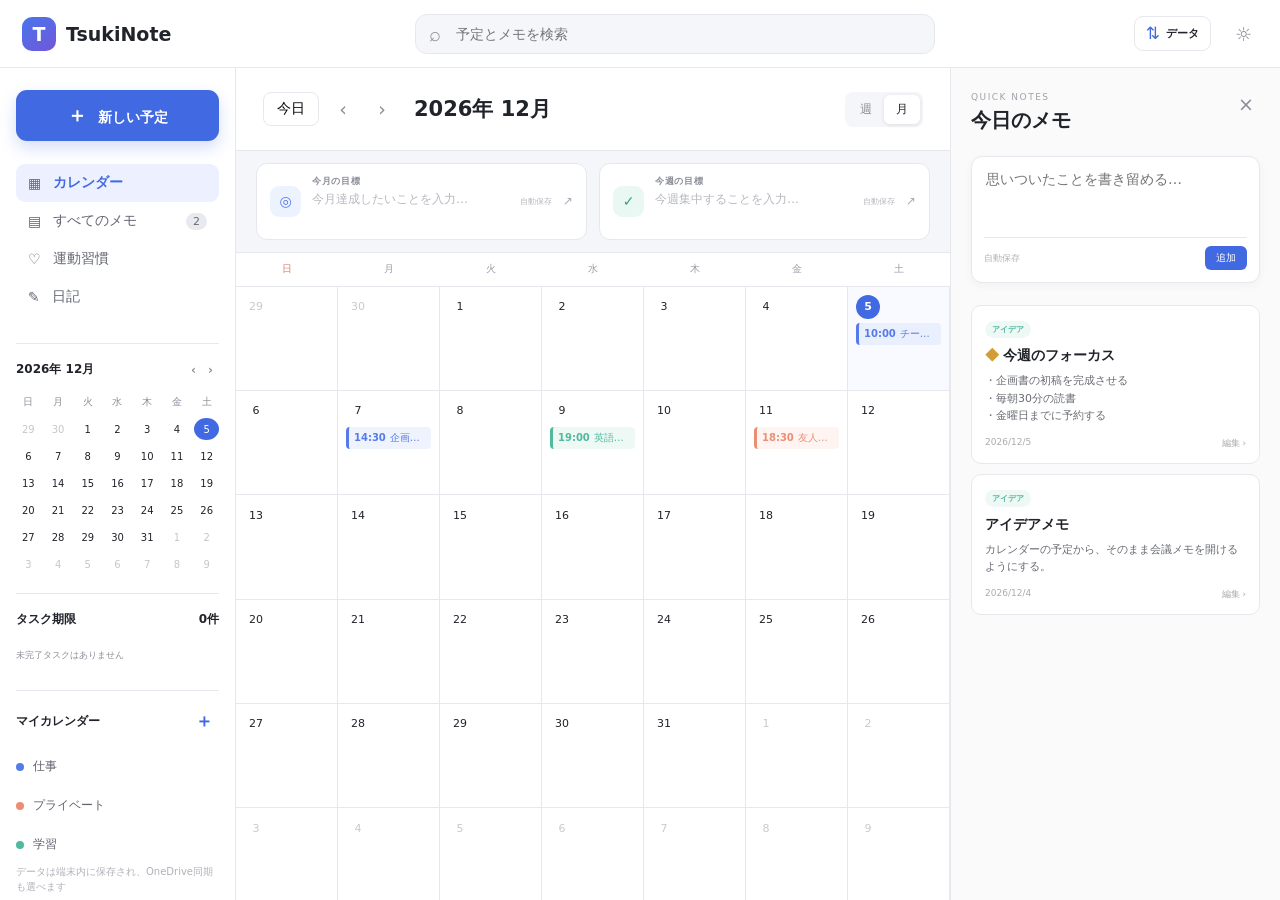
<file: index.html>
<!doctype html>
<html lang="ja">
<head>
  <meta charset="UTF-8" />
  <meta name="viewport" content="width=device-width, initial-scale=1.0, viewport-fit=cover" />
  <meta name="theme-color" content="#f7f8fc" />
  <title>TsukiNote — カレンダーとメモ</title>
  <link rel="manifest" href="manifest.json" />
  <link rel="icon" href="icon.svg" type="image/svg+xml" />
  <link rel="stylesheet" href="styles.css" />
  <link rel="stylesheet" href="features.css" />
  <link rel="stylesheet" href="diary-actions.css" />
</head>
<body>
  <div class="app-shell">
    <header class="topbar">
      <button class="mobile-menu-button" id="mobileMenuButton" type="button" aria-label="メニューを開く" aria-expanded="false">☰</button>
      <div class="brand"><span class="brand-mark">T</span><span>TsukiNote</span></div>
      <div class="search-wrap">
        <span class="search-icon">⌕</span>
        <input id="searchInput" type="search" placeholder="予定とメモを検索" />
      </div>
      <button class="backup-menu-button" id="backupButton" type="button" title="データの書き出し・読み込み"><span>⇅</span><b>データ</b></button>
      <button class="icon-button" id="themeButton" title="表示テーマ">☼</button>
    </header>

    <aside class="sidebar" id="sidebar">
      <button class="create-button" id="newEventButton"><span>＋</span> 新しい予定</button>
      <nav>
        <button class="nav-item active" data-view="calendar"><span>▦</span> カレンダー</button>
        <button class="nav-item" data-view="notes"><span>▤</span> すべてのメモ <em id="noteCount">0</em></button>
        <button class="nav-item" data-view="exercise"><span>♡</span> 運動習慣</button>
        <button class="nav-item" data-view="diary"><span>✎</span> 日記</button>
      </nav>
      <section class="mini-section">
        <div class="section-heading"><span id="miniMonthLabel"></span><div><button id="miniPrev">‹</button><button id="miniNext">›</button></div></div>
        <div id="miniCalendar" class="mini-calendar"></div>
      </section>
      <section class="sidebar-tasks"><div class="section-heading"><span>タスク期限</span><span id="openTaskCount">0件</span></div><div id="sidebarTaskList"></div></section>
      <section class="calendar-list">
        <div class="section-heading"><span>マイカレンダー</span><button id="addCalendar" title="カレンダーを追加">＋</button></div>
        <div id="calendarListItems"></div>
      </section>
      <div class="storage-note">データは端末内に保存され、OneDrive同期も選べます</div>
    </aside>
    <button class="sidebar-backdrop" id="sidebarBackdrop" type="button" aria-label="メニューを閉じる"></button>

    <main class="main">
      <section id="calendarView" class="view active-view">
        <div class="calendar-toolbar">
          <div class="month-title"><button class="today-button" id="todayButton">今日</button><button class="round" id="prevMonth">‹</button><button class="round" id="nextMonth">›</button><h1 id="monthLabel"></h1></div>
          <div class="view-switch"><button id="weekViewButton">週</button><button id="monthViewButton" class="selected">月</button></div>
        </div>
        <section class="goals-bar">
          <div class="goal-box monthly-goal"><div class="goal-icon">◎</div><div><label for="monthlyGoal">今月の目標</label><textarea id="monthlyGoal" rows="2" placeholder="今月達成したいことを入力…"></textarea></div><span class="save-state">自動保存</span></div>
          <div class="goal-box weekly-goal"><div class="goal-icon">✓</div><div><label for="weeklyGoal">今週の目標</label><textarea id="weeklyGoal" rows="2" placeholder="今週集中することを入力…"></textarea></div><span class="save-state">自動保存</span></div>
        </section>
        <section class="mobile-task-overview" aria-label="タスク期限">
          <div class="mobile-task-heading"><strong>タスク期限</strong><span id="mobileOpenTaskCount">0件</span></div>
          <div class="mobile-task-list" id="mobileTaskList"></div>
        </section>
        <div class="weekday-row"><span>日</span><span>月</span><span>火</span><span>水</span><span>木</span><span>金</span><span>土</span></div>
        <div id="calendarGrid" class="calendar-grid"></div>
      </section>

      <section id="notesView" class="view notes-page">
        <div class="notes-header"><div><p>YOUR NOTEBOOK</p><h1>すべてのメモ</h1></div><button class="create-button" id="newNoteButton">＋ 新しいメモ</button></div>
        <div class="notebook-tabs" id="notebookTabs"></div>
        <div id="notesGrid" class="notes-grid"></div>
      </section>

      <section id="exerciseView" class="view exercise-page">
        <div class="exercise-header"><div><p>WEEKLY TRAINING</p><h1>一週間の運動メニュー</h1><span id="exerciseWeekLabel"></span></div><button class="create-button" id="addExerciseButton">＋ 種目を追加</button></div>
        <div class="exercise-summary"><div><span>今週の合計</span><strong id="weeklyExerciseTotal">0</strong><small>回</small></div><div><span>運動した日</span><strong id="activeExerciseDays">0</strong><small>/ 7日</small></div><div><span>達成セル</span><strong id="completedExerciseCells">0</strong><small>件</small></div></div>
        <div class="exercise-table-wrap"><table class="exercise-table"><thead id="exerciseTableHead"></thead><tbody id="exerciseTableBody"></tbody></table></div>
        <p class="exercise-reset-note">週が変わると、新しい週はすべて0回から始まります。過去の記録はブラウザ内に保存されます。</p>
      </section>

      <section id="diaryView" class="view diary-page">
        <div class="diary-header"><div><p>MY JOURNAL</p><h1>日々の記録</h1></div><div class="diary-streak"><span>記録した日</span><strong id="diaryCount">0</strong><small>日</small></div></div>
        <div class="diary-layout">
          <article class="diary-editor">
            <div class="diary-date-row"><label>日付<input id="diaryDate" type="date" /></label><span id="diarySaveStatus">保存済み</span></div>
            <div class="mood-picker"><span>今日の気分</span><div><button data-mood="最高" title="最高">😄</button><button data-mood="良い" title="良い">🙂</button><button data-mood="普通" title="普通">😐</button><button data-mood="疲れた" title="疲れた">😮‍💨</button><button data-mood="つらい" title="つらい">😔</button></div></div>
            <input id="diaryTitle" class="diary-title-input" placeholder="今日をひとことで表すなら…" />
            <textarea id="diaryBody" class="diary-body-input" placeholder="今日あったこと、感じたこと、覚えておきたいことを書きましょう…"></textarea>
            <div class="diary-actions"><button class="danger" id="deleteDiary">この日の日記を削除</button><span></span><span id="diaryWordCount">0文字</span><button class="primary" id="saveDiary">日記を保存</button></div>
          </article>
          <aside class="diary-history"><div class="diary-history-head"><div><p>PAST ENTRIES</p><h2>過去の日記</h2></div><input id="diarySearch" type="search" placeholder="日記を検索" /></div><div id="diaryHistoryList"></div></aside>
        </div>
      </section>
    </main>

    <aside class="note-panel" id="notePanel">
      <div class="panel-header"><div><p>QUICK NOTES</p><h2>今日のメモ</h2></div><button class="icon-button" id="closePanel">×</button></div>
      <div class="quick-compose">
        <textarea id="quickNoteInput" placeholder="思いついたことを書き留める…"></textarea>
        <div><span>自動保存</span><button id="addQuickNote">追加</button></div>
      </div>
      <div id="quickNotesList" class="quick-notes-list"></div>
    </aside>

    <button class="mobile-fab" id="mobileNewEvent" type="button" aria-label="新しい予定またはタスクを追加">＋</button>
    <nav class="mobile-bottom-nav" aria-label="メインメニュー">
      <button class="mobile-nav-item active" type="button" data-view="calendar"><span>▦</span><small>予定</small></button>
      <button class="mobile-nav-item" type="button" data-view="notes"><span>▤</span><small>メモ</small></button>
      <button class="mobile-nav-item mobile-goals-button" id="mobileGoalsButton" type="button"><span>◎</span><small>目標</small></button>
      <button class="mobile-nav-item" type="button" data-view="exercise"><span>♡</span><small>運動</small></button>
      <button class="mobile-nav-item" type="button" data-view="diary"><span>✎</span><small>日記</small></button>
    </nav>
  </div>

  <dialog id="eventDialog">
    <form id="eventForm" method="dialog">
      <div class="dialog-head"><div><p>CALENDAR EVENT</p><h2 id="eventDialogTitle">新しい予定</h2></div><button type="button" class="icon-button close-dialog">×</button></div>
      <input type="hidden" id="eventId" />
      <div class="item-type-switch"><button type="button" class="selected" data-item-type="event">予定</button><button type="button" data-item-type="task">タスク</button></div>
      <label>タイトル<input id="eventTitle" required placeholder="予定のタイトル" /></label>
      <div class="form-row"><label>開始日<input id="eventDate" type="date" required /></label><label>終了日<input id="eventEndDate" type="date" required /></label></div>
      <div class="time-row" id="scheduleOptions"><label class="check-label"><input id="eventAllDay" type="checkbox" /> 終日</label><div class="time-range" id="eventTimeLabel"><label>開始時刻（任意）<input id="eventTime" type="time" /></label><span>–</span><label>終了時刻（任意）<input id="eventEndTime" type="time" /></label></div></div>
      <label class="task-due-time hidden" id="taskDueTimeLabel">締切時刻<input id="taskDueTime" type="time" value="23:59" /></label>
      <label class="check-label task-complete hidden" id="taskCompleteLabel"><input id="taskCompleted" type="checkbox" /> このタスクを完了にする</label>
      <section class="reminder-options" id="reminderOptions"><strong>通知</strong><label class="check-label"><input id="remind30" type="checkbox" /> 30分前</label><label class="check-label"><input id="remindHour" type="checkbox" /> 1時間前</label><label class="check-label"><input id="remindDay" type="checkbox" /> 1日前</label><span id="notificationStatus"></span></section>
      <label>カレンダー<select id="eventCategory"></select></label>
      <label>メモ<textarea id="eventMemo" rows="4" placeholder="資料、場所、覚えておきたいこと…"></textarea></label>
      <div class="dialog-actions"><button type="button" class="danger" id="deleteEvent">削除</button><span></span><button type="button" class="secondary close-dialog">キャンセル</button><button type="submit" class="primary">保存</button></div>
    </form>
  </dialog>

  <dialog id="noteDialog">
    <form id="noteForm" method="dialog">
      <div class="dialog-head"><div><p>NOTE</p><h2>メモを編集</h2></div><button type="button" class="icon-button close-note-dialog">×</button></div>
      <input type="hidden" id="noteId" />
      <label>タイトル<input id="noteTitle" required placeholder="メモのタイトル" /></label>
      <label>ノートブック<select id="noteNotebook"></select></label>
      <label>内容<textarea id="noteBody" rows="9" placeholder="自由に書いてください…"></textarea></label>
      <label class="pin-label"><input id="notePinned" type="checkbox" /> ピン留めする</label>
      <div class="dialog-actions"><button type="button" class="danger" id="deleteNote">削除</button><span></span><button type="button" class="secondary close-note-dialog">キャンセル</button><button type="submit" class="primary">保存</button></div>
    </form>
  </dialog>

  <dialog id="goalDialog" class="goal-dialog">
    <form id="goalForm" method="dialog">
      <div class="dialog-head"><div><p>GOAL</p><h2 id="goalDialogTitle">目標を編集</h2></div><button type="button" class="icon-button" id="closeGoalDialog">×</button></div>
      <input type="hidden" id="goalType" />
      <label>目標<textarea id="goalText" rows="10" placeholder="達成したいことや具体的な行動を書きましょう…"></textarea></label>
      <div class="goal-hint">改行して、複数の目標や行動をまとめて記録できます。</div>
      <div class="dialog-actions"><span></span><button type="button" class="secondary" id="cancelGoalDialog">キャンセル</button><button type="submit" class="primary">保存</button></div>
    </form>
  </dialog>

  <dialog id="mobileGoalsDialog" class="mobile-goals-dialog">
    <div class="mobile-goals-wrap">
      <div class="dialog-head"><div><p>MY GOALS</p><h2>目標</h2></div><button type="button" class="icon-button" id="closeMobileGoals">×</button></div>
      <p class="mobile-goals-description">編集する目標を選んでください。</p>
      <button type="button" class="mobile-goal-card monthly" data-mobile-goal="monthly"><span>◎</span><div><strong>今月の目標</strong><p id="mobileMonthlyGoalPreview">まだ設定されていません</p></div><i>›</i></button>
      <button type="button" class="mobile-goal-card weekly" data-mobile-goal="weekly"><span>✓</span><div><strong>今週の目標</strong><p id="mobileWeeklyGoalPreview">まだ設定されていません</p></div><i>›</i></button>
    </div>
  </dialog>

  <dialog id="collectionDialog" class="collection-dialog">
    <form id="collectionForm" method="dialog">
      <div class="dialog-head"><div><p>NEW COLLECTION</p><h2 id="collectionDialogTitle">新しく追加</h2></div><button type="button" class="icon-button" id="closeCollectionDialog">×</button></div>
      <input type="hidden" id="collectionType" />
      <label>名前<input id="collectionName" required maxlength="24" placeholder="名前を入力" /></label>
      <label>色<div class="collection-color-field"><input id="collectionColor" type="color" value="#557bea" /><span id="collectionColorPreview">選んだ色が予定やメモに反映されます</span></div></label>
      <p class="form-error" id="collectionError"></p>
      <div class="dialog-actions"><span></span><button type="button" class="secondary" id="cancelCollectionDialog">キャンセル</button><button type="submit" class="primary">追加</button></div>
    </form>
  </dialog>

  <dialog id="dayAgendaDialog" class="day-agenda-dialog">
    <div class="day-agenda-wrap">
      <div class="dialog-head"><div><p>DAY AGENDA</p><h2 id="dayAgendaTitle">今日の予定</h2></div><button type="button" class="icon-button" id="closeDayAgenda">×</button></div>
      <div id="dayAgendaList" class="day-agenda-list"></div>
      <div class="agenda-actions"><button class="diary-jump-button hidden" id="agendaOpenDiary">✎ この日の日記を読む</button><button class="create-button agenda-create" id="agendaNewItem">＋ この日に追加</button></div>
    </div>
  </dialog>

  <dialog id="exerciseDialog" class="collection-dialog">
    <form id="exerciseForm" method="dialog">
      <div class="dialog-head"><div><p>NEW EXERCISE</p><h2>運動種目を追加</h2></div><button type="button" class="icon-button" id="closeExerciseDialog">×</button></div>
      <label>種目名<input id="exerciseName" required maxlength="20" placeholder="例：腹筋、ランジ、縄跳び" /></label>
      <p class="form-error" id="exerciseError"></p>
      <div class="dialog-actions"><span></span><button type="button" class="secondary" id="cancelExerciseDialog">キャンセル</button><button type="submit" class="primary">追加</button></div>
    </form>
  </dialog>

  <dialog id="backupDialog" class="backup-dialog">
    <div class="backup-dialog-wrap">
      <div class="dialog-head"><div><p>DATA BACKUP</p><h2>データの管理</h2></div><button type="button" class="icon-button" id="closeBackupDialog">×</button></div>
      <p class="backup-description">予定、メモ、目標、運動記録、日記を1つのファイルに保存できます。別の端末では、そのファイルを読み込むとデータを復元できます。</p>
      <div class="backup-actions-list">
        <button type="button" id="exportData"><span>↓</span><strong>バックアップを書き出す</strong><small>現在のデータをJSONファイルとして保存</small></button>
        <button type="button" id="importData"><span>↑</span><strong>バックアップを読み込む</strong><small>保存したJSONファイルからデータを復元</small></button>
        <input id="importFile" type="file" accept="application/json,.json" hidden />
      </div>
      <section class="cloud-sync-section">
        <div class="cloud-sync-head"><div><strong>OneDrive同期</strong><small>メモ・日記などを端末間で同期</small></div><span id="cloudSyncIndicator">未接続</span></div>
        <p id="cloudSyncStatus">Microsoftアカウントでログインすると、OneDriveのTsukiNote専用フォルダーに保存できます。</p>
        <div class="cloud-sync-actions">
          <button type="button" class="primary" id="cloudLogin">Microsoftでログイン</button>
          <button type="button" class="secondary hidden" id="cloudUpload">この端末 → OneDrive</button>
          <button type="button" class="secondary hidden" id="cloudDownload">OneDrive → この端末</button>
          <button type="button" class="cloud-logout hidden" id="cloudLogout">ログアウト</button>
        </div>
      </section>
      <section class="push-sync-section">
        <div class="cloud-sync-head"><div><strong>予定・タスクのAzure同期</strong><small>パソコンとスマホで同じ予定を使用</small></div><span id="calendarSyncIndicator">未設定</span></div>
        <p id="calendarSyncStatus">Azureのアクセスコードを登録すると、通知とは別に予定とタスクを自動同期できます。</p>
        <label class="push-key-label" id="calendarAccessKeyLabel">Azureアクセスコード<input id="calendarAccessKey" type="password" autocomplete="off" placeholder="Azureに設定した秘密コード" /></label>
        <div class="cloud-sync-actions">
          <button type="button" class="primary" id="enableCalendarSync">Azure同期を有効にする</button>
          <button type="button" class="secondary hidden" id="syncCalendarNow">今すぐ同期</button>
          <button type="button" class="cloud-logout hidden" id="disableCalendarSync">同期設定を解除</button>
        </div>
      </section>
      <section class="push-sync-section">
        <div class="cloud-sync-head"><div><strong>iPhone・Webプッシュ通知</strong><small>アプリを閉じていても予定を通知</small></div><span id="pushIndicator">未設定</span></div>
        <p id="pushStatus">iPhoneではSafariの共有メニューから「ホーム画面に追加」したTsukiNoteで設定してください。</p>
        <label class="push-key-label">通知アクセスコード<input id="pushAccessKey" type="password" autocomplete="off" placeholder="Azureに設定した秘密コード" /></label>
        <div class="cloud-sync-actions">
          <button type="button" class="primary" id="enablePush">この端末で通知を有効にする</button>
          <button type="button" class="secondary hidden" id="disablePush">この端末の通知を解除</button>
        </div>
      </section>
      <p class="backup-status" id="backupStatus" aria-live="polite"></p>
      <div class="backup-dialog-footer"><button type="button" class="secondary" id="cancelBackupDialog">閉じる</button></div>
    </div>
  </dialog>

  <script src="msal-browser.js"></script>
  <script src="app.js"></script>
</body>
</html>
</file>
<file: styles.css>
:root{--bg:#f5f6fa;--surface:#fff;--line:#e7e8ee;--text:#20232a;--muted:#8b8e98;--primary:#4169e1;--primary-soft:#edf1ff;--shadow:0 16px 40px rgba(30,35,60,.12);--sidebar:236px;--panel:330px}*{box-sizing:border-box}body{margin:0;font-family:Inter,"Noto Sans JP",system-ui,sans-serif;color:var(--text);background:var(--bg);font-size:14px}button,input,textarea,select{font:inherit}.app-shell{display:grid;grid-template-columns:var(--sidebar) minmax(620px,1fr) var(--panel);grid-template-rows:68px calc(100vh - 68px);min-height:100vh}.topbar{grid-column:1/-1;display:flex;align-items:center;gap:18px;padding:0 22px;background:var(--surface);border-bottom:1px solid var(--line);z-index:3}.brand{display:flex;align-items:center;gap:10px;width:195px;font-size:19px;font-weight:750}.brand-mark{display:grid;place-items:center;width:34px;height:34px;border-radius:10px;color:#fff;background:linear-gradient(145deg,#4776ed,#7256d9)}.search-wrap{margin:auto;max-width:520px;width:46%;position:relative}.search-wrap input{width:100%;border:1px solid var(--line);background:var(--bg);border-radius:12px;padding:11px 60px 11px 40px;outline:none}.search-wrap input:focus{border-color:#9db0ed;box-shadow:0 0 0 3px var(--primary-soft)}.search-icon{position:absolute;left:14px;top:7px;font-size:23px;color:var(--muted)}kbd{position:absolute;right:10px;top:9px;color:var(--muted);font-size:11px;background:#fff;border:1px solid var(--line);padding:3px 6px;border-radius:5px}.icon-button,.round{border:0;background:transparent;color:var(--muted);cursor:pointer;font-size:19px}.avatar{border:0;width:34px;height:34px;border-radius:50%;color:#fff;background:#272b34}.sidebar{grid-row:2;padding:22px 16px;background:var(--surface);border-right:1px solid var(--line);display:flex;flex-direction:column;overflow:auto}.create-button{border:0;border-radius:11px;background:var(--primary);color:white;font-weight:650;padding:12px 17px;cursor:pointer;box-shadow:0 7px 16px rgba(65,105,225,.22)}.create-button span{font-size:20px;margin-right:6px}.sidebar nav{margin:23px 0}.nav-item{width:100%;display:flex;align-items:center;gap:12px;border:0;border-radius:9px;background:transparent;padding:10px 12px;color:#626671;text-align:left;cursor:pointer}.nav-item.active{background:var(--primary-soft);color:var(--primary);font-weight:650}.nav-item em{margin-left:auto;font-style:normal;font-size:11px;background:#e8eaf0;color:#686b75;padding:2px 7px;border-radius:12px}.mini-section,.calendar-list{border-top:1px solid var(--line);padding-top:17px;margin-top:4px}.section-heading{display:flex;align-items:center;justify-content:space-between;font-size:12px;font-weight:700;margin-bottom:13px}.section-heading button{border:0;background:transparent;cursor:pointer;color:var(--muted)}.mini-calendar{display:grid;grid-template-columns:repeat(7,1fr);text-align:center;gap:5px;font-size:10px}.mini-calendar span{height:22px;display:grid;place-items:center;border-radius:50%}.mini-calendar .mini-weekday{color:var(--muted)}.mini-calendar .selected{background:var(--primary);color:#fff}.mini-calendar .dim{color:#c5c6cc}.calendar-list{margin-top:20px}.calendar-list label{display:flex;align-items:center;gap:9px;margin:11px 0;color:#5f626c;font-size:12px}.calendar-list input{display:none}.calendar-list input:not(:checked)+.dot{background:#ccc}.dot{width:8px;height:8px;border-radius:50%}.blue{background:#557bea}.coral{background:#ed8e74}.mint{background:#51b99e}.storage-note{margin-top:auto;font-size:10px;color:#b0b2b9;line-height:1.5}.main{grid-row:2;overflow:auto;background:var(--surface)}.view{display:none}.active-view{display:block}.calendar-toolbar{height:83px;padding:0 27px;display:flex;align-items:center;justify-content:space-between;border-bottom:1px solid var(--line)}.month-title{display:flex;align-items:center;gap:9px}.month-title h1{font-size:21px;margin-left:8px}.today-button{border:1px solid var(--line);background:#fff;border-radius:8px;padding:7px 13px;cursor:pointer}.round{width:30px;height:30px;border-radius:50%}.round:hover{background:var(--bg)}.view-switch{display:flex;background:var(--bg);padding:3px;border-radius:8px}.view-switch button{border:0;padding:6px 12px;background:transparent;color:var(--muted);font-size:12px}.view-switch .selected{background:#fff;color:var(--text);border-radius:6px;box-shadow:0 1px 4px #ddd}.weekday-row{display:grid;grid-template-columns:repeat(7,1fr);height:34px;border-bottom:1px solid var(--line);color:#9b9da5;font-size:10px;text-align:center;align-items:center}.weekday-row span:first-child{color:#df7a73}.calendar-grid{display:grid;grid-template-columns:repeat(7,1fr);grid-template-rows:repeat(6,minmax(92px,1fr));height:calc(100vh - 185px)}.day-cell{position:relative;border-right:1px solid var(--line);border-bottom:1px solid var(--line);padding:8px;min-width:0;cursor:pointer}.day-cell:hover{background:#fafbfe}.day-number{display:grid;place-items:center;width:24px;height:24px;font-size:11px}.other-month .day-number{color:#c8c9ce}.today-cell{background:#f9faff}.today-cell .day-number{background:var(--primary);color:#fff;border-radius:50%;font-weight:700}.event-chip{display:block;border:0;border-left:3px solid;border-radius:4px;padding:4px 5px;margin-top:4px;width:100%;font-size:10px;white-space:nowrap;overflow:hidden;text-overflow:ellipsis;text-align:left;cursor:pointer}.event-chip time{font-weight:700;margin-right:4px}.event-chip.仕事{background:#edf2ff;border-color:#557bea;color:#3657b2}.event-chip.プライベート{background:#fff1ed;border-color:#ed8e74;color:#ad5f4b}.event-chip.学習{background:#eaf8f4;border-color:#51b99e;color:#2e816c}.more-events{font-size:9px;color:var(--muted);padding:3px}.note-panel{grid-row:2;background:#fafafa;border-left:1px solid var(--line);padding:24px 20px;overflow:auto}.panel-header,.dialog-head{display:flex;justify-content:space-between;align-items:flex-start}.panel-header p,.dialog-head p,.notes-header p{font-size:9px;letter-spacing:1.5px;color:#a0a2aa;margin:0 0 5px}.panel-header h2,.dialog-head h2{font-family:Georgia,serif;font-size:20px;margin:0}.quick-compose{background:#fff;border:1px solid var(--line);border-radius:11px;padding:12px;margin:22px 0;box-shadow:0 3px 10px rgba(40,40,60,.04)}.quick-compose textarea{width:100%;resize:none;border:0;outline:0;min-height:65px}.quick-compose>div{display:flex;align-items:center;justify-content:space-between;border-top:1px solid var(--line);padding-top:8px}.quick-compose span{font-size:9px;color:#b0b2b9}.quick-compose button{border:0;background:var(--primary);color:white;border-radius:6px;padding:5px 11px;font-size:10px;cursor:pointer}.note-card{background:#fff;border:1px solid var(--line);border-radius:10px;padding:13px;margin-bottom:10px;cursor:pointer;transition:.2s}.note-card:hover{transform:translateY(-1px);box-shadow:0 5px 14px rgba(30,35,60,.06)}.note-card h3{font-family:Georgia,serif;font-size:14px;margin:0 0 7px}.note-card p{font-size:11px;color:#686b73;line-height:1.6;margin:0;white-space:pre-wrap}.note-meta{display:flex;justify-content:space-between;color:#aaa;font-size:9px;margin-top:12px}.pin{color:#d39d35}.notes-page{padding:34px;min-height:100%}.notes-header{display:flex;justify-content:space-between;align-items:center;margin-bottom:30px}.notes-header h1{font-family:Georgia,serif;font-size:30px;margin:0}.notes-grid{columns:3 220px;column-gap:14px}.notes-grid .note-card{break-inside:avoid;padding:18px;margin-bottom:14px}.empty{color:var(--muted);text-align:center;padding:60px 20px;column-span:all}dialog{border:0;border-radius:16px;padding:0;width:min(520px,calc(100% - 32px));box-shadow:var(--shadow);background:#fff}dialog::backdrop{background:rgba(29,33,44,.38);backdrop-filter:blur(3px)}dialog form{padding:24px}.dialog-head{margin-bottom:20px}.dialog-head .icon-button{font-size:24px}.dialog-head h2{font-size:24px}dialog label{display:flex;flex-direction:column;gap:7px;font-size:11px;color:#777a84;margin:14px 0}dialog input,dialog textarea,dialog select{border:1px solid var(--line);border-radius:8px;padding:10px 11px;outline:0;color:var(--text);background:#fff}dialog input:focus,dialog textarea:focus,dialog select:focus{border-color:#9db0ed;box-shadow:0 0 0 3px var(--primary-soft)}.form-row{display:grid;grid-template-columns:1fr 1fr;gap:12px}.dialog-actions{display:flex;align-items:center;gap:8px;margin-top:20px}.dialog-actions span{flex:1}.dialog-actions button{border:0;border-radius:8px;padding:9px 14px;cursor:pointer}.primary{background:var(--primary);color:#fff}.secondary{background:var(--bg)}.danger{color:#d65353;background:#fff}.pin-label{flex-direction:row;align-items:center}body.dark{--bg:#181a20;--surface:#20232a;--line:#343740;--text:#eef0f5;--muted:#9da1ad;--primary-soft:#293451}.dark .main,.dark .today-button,.dark .view-switch .selected,.dark .quick-compose,.dark .note-card,.dark dialog,.dark dialog input,.dark dialog textarea,.dark dialog select{background:var(--surface);color:var(--text)}.dark .note-panel{background:#1c1f25}.dark kbd{background:#2a2d35}.dark .danger{background:transparent}.hidden{display:none!important}@media(max-width:1100px){.app-shell{grid-template-columns:210px 1fr}.note-panel{display:none}.topbar{grid-column:1/-1}}@media(max-width:760px){.app-shell{display:block}.topbar{height:62px;position:sticky;top:0}.brand{width:auto}.brand>span:last-child,.search-wrap kbd,.topbar .icon-button{display:none}.search-wrap{width:auto;flex:1}.sidebar{display:none}.main{height:calc(100vh - 62px)}.calendar-toolbar{padding:0 12px}.month-title h1{font-size:17px}.calendar-grid{height:calc(100vh - 179px)}.day-cell{padding:3px}.event-chip{font-size:0;height:6px;padding:0;border-left:0}.weekday-row{height:32px}.notes-page{padding:20px}.note-panel{display:none}}
</file>
<file: features.css>
.time-row{display:flex;align-items:center;gap:22px}.time-row>label{margin:5px 0}.time-row #eventTimeLabel{flex:1}.check-label{flex-direction:row;align-items:center;white-space:nowrap;color:var(--text)}.check-label input{accent-color:var(--primary)}.task-editor{border-top:1px solid var(--line);padding-top:14px;margin-top:16px}.task-title{display:flex;justify-content:space-between;align-items:center;font-size:12px}.task-title span{color:var(--muted);font-size:10px}.task-add{display:flex;gap:7px;margin:10px 0}.task-add input{flex:1}.task-add button{border:0;border-radius:8px;width:38px;background:var(--primary-soft);color:var(--primary);font-size:18px;cursor:pointer}.task-row{display:flex;align-items:center;gap:9px;padding:7px 2px;border-bottom:1px solid var(--line)}.task-row input{accent-color:var(--primary)}.task-row span{flex:1;font-size:12px}.task-row.done span{text-decoration:line-through;color:var(--muted)}.task-row button{border:0;background:transparent;color:#bbb;cursor:pointer}
.item-type-switch{display:grid;grid-template-columns:1fr 1fr;background:var(--bg);padding:4px;border-radius:10px;margin:16px 0}.item-type-switch button{border:0;background:transparent;padding:9px;border-radius:7px;color:var(--muted);cursor:pointer}.item-type-switch button.selected{background:var(--surface);color:var(--primary);font-weight:700;box-shadow:0 2px 7px rgba(30,35,60,.1)}.task-complete{margin:12px 0!important}.task-chip{border-left-style:dashed}.event-chip.completed{text-decoration:line-through;opacity:.6}
.goals-bar{display:grid;grid-template-columns:1fr 1fr;gap:12px;padding:12px 20px;background:var(--bg);border-bottom:1px solid var(--line)}.goal-box{display:flex;align-items:center;gap:11px;padding:11px 13px;background:var(--surface);border:1px solid var(--line);border-radius:11px;min-width:0}.goal-box>div:nth-child(2){flex:1;min-width:0}.goal-icon{display:grid;place-items:center;width:31px;height:31px;border-radius:9px;background:#edf2ff;color:#557bea;font-weight:800}.weekly-goal .goal-icon{background:#eaf8f4;color:#3b9a82}.goal-box label{display:block;font-size:9px;font-weight:800;letter-spacing:.7px;color:var(--muted);margin-bottom:3px}.goal-box input{width:100%;border:0;outline:0;background:transparent;color:var(--text);font-size:12px;padding:0}.goal-box input::placeholder{color:#b7b9c1}.save-state{font-size:8px;color:#b5b7be;white-space:nowrap}.calendar-grid{height:calc(100vh - 274px)}@media(max-width:760px){.goals-bar{grid-template-columns:1fr;padding:8px}.weekly-goal{display:none}.save-state{display:none}.calendar-grid{height:calc(100vh - 246px)}}
.goal-box{cursor:pointer;transition:transform .18s,box-shadow .18s,border-color .18s}.goal-box:hover{transform:translateY(-1px);border-color:#bdc8ea;box-shadow:0 5px 15px rgba(35,45,80,.08)}.goal-box:after{content:'↗';font-size:12px;color:#a9acb6}.goal-box input{cursor:text}.goal-dialog{width:min(680px,calc(100% - 32px))}.goal-dialog textarea{font-size:16px;line-height:1.8;min-height:260px;resize:vertical}.goal-hint{font-size:10px;color:var(--muted);padding:2px 1px}
.notebook-tabs{display:flex;gap:6px;border-bottom:1px solid var(--line);margin:-10px 0 24px;overflow-x:auto}.notebook-tabs button{border:0;border-bottom:2px solid transparent;background:transparent;color:var(--muted);padding:11px 15px;white-space:nowrap;cursor:pointer}.notebook-tabs button.selected{color:var(--primary);border-bottom-color:var(--primary);font-weight:700}.notebook-tabs span{font-size:10px;margin-right:7px}.notebook-tabs button:nth-child(2) span{color:#557bea}.notebook-tabs button:nth-child(3) span{color:#ed8e74}.notebook-tabs button:nth-child(4) span{color:#51b99e}.notebook-badge{display:inline-block;font-size:8px;font-weight:700;padding:3px 7px;border-radius:10px;margin-bottom:9px;background:#eef0f5;color:#737782}.notebook-badge.仕事{background:#edf2ff;color:#5570bd}.notebook-badge.プライベート{background:#fff1ed;color:#bb6b55}.notebook-badge.アイデア{background:#eaf8f4;color:#37836f}
.collection-row{display:flex;align-items:center}.collection-row label{flex:1;min-width:0}.collection-row label span{overflow:hidden;text-overflow:ellipsis;white-space:nowrap}.collection-row>button{opacity:0;border:0;background:transparent;color:#b5b7be;cursor:pointer}.collection-row:hover>button{opacity:1}.calendar-list .section-heading button{font-size:18px;color:var(--primary)}.notebook-tabs button{display:flex;align-items:center}.notebook-tabs button i{font-style:normal;margin-left:8px;color:#b3b5bd;opacity:0}.notebook-tabs button:hover i{opacity:1}.notebook-tabs .add-tab{font-size:18px;color:var(--primary);padding-left:12px;padding-right:12px}
.collection-dialog{width:min(440px,calc(100% - 32px))}.form-error{min-height:18px;margin:0;color:#d65353;font-size:11px}
.reminder-options{display:flex;align-items:center;gap:15px;padding:10px 0;border-top:1px solid var(--line);border-bottom:1px solid var(--line);margin:12px 0}.reminder-options strong{font-size:11px}.reminder-options label{margin:0}.reminder-options span{margin-left:auto;font-size:9px;color:var(--muted)}
.time-range{display:grid;grid-template-columns:1fr auto 1fr;align-items:end;gap:8px;flex:1}.time-range label{margin:5px 0}.time-range>span{padding-bottom:11px;color:var(--muted)}
.sidebar-tasks{border-top:1px solid var(--line);padding-top:17px;margin-top:18px}.sidebar-task{display:flex;flex-direction:column;gap:3px;width:100%;border:0;border-left:3px solid var(--primary);background:var(--primary-soft);border-radius:6px;padding:7px 8px;margin:6px 0;text-align:left;color:var(--text);cursor:pointer}.sidebar-task span{font-size:10px;white-space:nowrap;overflow:hidden;text-overflow:ellipsis}.sidebar-task small{font-size:8px;color:var(--primary)}.sidebar-task.overdue{border-color:#d65353;background:#fff0f0}.sidebar-task.overdue small{color:#d65353}.sidebar-task-empty{font-size:9px;color:var(--muted);padding:8px 0}.task-due-time{margin:10px 0!important}
.collection-color-field{display:flex;align-items:center;gap:12px;border:1px solid var(--line);border-radius:9px;padding:9px 11px}.collection-color-field input{width:34px;height:34px;border:0;padding:0;background:transparent;cursor:pointer}.collection-color-field input::-webkit-color-swatch{border:0;border-radius:8px}.collection-color-field input::-webkit-color-swatch-wrapper{padding:0}.collection-color-field span{color:var(--muted);font-size:10px}.event-chip.task-chip.completed{height:17px;min-height:17px;padding:1px 5px!important;border-color:#aeb1b8!important;background:#eef0f2!important;color:#888c94!important;opacity:.72;font-size:9px;line-height:13px}.agenda-item.completed{padding-top:6px;padding-bottom:6px;background:#f0f1f3!important;border-color:#aaa!important;color:#888!important}.agenda-item.completed .agenda-content small{display:none}
.sidebar-task:not(.overdue){border-left-color:var(--task-color);background:var(--task-bg)}.sidebar-task:not(.overdue) small{color:var(--task-color)}.sidebar-task span i{display:inline-block;width:6px;height:6px;border-radius:50%;margin-right:6px;vertical-align:1px}
.exercise-page{padding:34px;min-height:100%;background:var(--bg)}.exercise-header{display:flex;align-items:center;justify-content:space-between;margin-bottom:24px}.exercise-header p{font-size:9px;letter-spacing:1.5px;color:var(--muted);margin:0 0 5px}.exercise-header h1{font-family:Georgia,serif;font-size:29px;margin:0 0 5px}.exercise-header>div>span{font-size:11px;color:var(--muted)}.exercise-summary{display:grid;grid-template-columns:repeat(3,1fr);gap:12px;margin-bottom:20px}.exercise-summary>div{background:var(--surface);border:1px solid var(--line);border-radius:12px;padding:15px 18px}.exercise-summary span{display:block;color:var(--muted);font-size:10px;margin-bottom:6px}.exercise-summary strong{font-family:Georgia,serif;font-size:27px}.exercise-summary small{color:var(--muted);margin-left:4px}.exercise-table-wrap{overflow:auto;background:var(--surface);border:1px solid var(--line);border-radius:14px}.exercise-table{width:100%;border-collapse:collapse;min-width:760px}.exercise-table th,.exercise-table td{border-bottom:1px solid var(--line);padding:12px 8px;text-align:center}.exercise-table thead th{color:var(--muted);font-size:10px;font-weight:700;background:var(--bg)}.exercise-table thead th:first-child{text-align:left;padding-left:18px}.exercise-table thead small{display:block;font-size:9px;margin-top:3px}.exercise-table tbody th{text-align:left;font-size:12px;white-space:nowrap}.exercise-mark{display:inline-grid;place-items:center;width:22px;height:22px;background:var(--primary-soft);color:var(--primary);border-radius:7px;margin-right:8px;font-size:9px}.exercise-table input{width:56px;border:1px solid var(--line);border-radius:8px;padding:8px 4px;text-align:center;background:var(--bg);color:var(--text);outline:0}.exercise-table input:focus{border-color:var(--primary);box-shadow:0 0 0 3px var(--primary-soft)}.exercise-total{font-weight:800;color:var(--primary)}.exercise-total small{font-size:8px;margin-left:2px}.exercise-delete{border:0;background:transparent;color:#bbb;cursor:pointer}.exercise-today{background:var(--primary-soft)!important;color:var(--primary)!important}.exercise-reset-note{text-align:center;color:var(--muted);font-size:10px;margin-top:15px}@media(max-width:760px){.exercise-page{padding:18px}.exercise-header h1{font-size:22px}.exercise-summary{grid-template-columns:1fr 1fr}.exercise-summary>div:last-child{display:none}}
.goal-box textarea{width:100%;border:0;outline:0;background:transparent;color:var(--text);font-size:12px;padding:0;resize:none;line-height:1.4;cursor:text}.goal-box textarea::placeholder{color:#b7b9c1}.goal-box input{display:none}.calendar-grid.week-mode{grid-template-rows:1fr}.calendar-grid.week-mode .day-cell{min-height:360px}.color-picker,.tab-color-picker{appearance:none;-webkit-appearance:none;border:0;padding:0;background:transparent;cursor:pointer}.color-picker{width:20px;height:20px;opacity:.8}.tab-color-picker{width:16px;height:16px;margin-right:2px}.color-picker::-webkit-color-swatch,.tab-color-picker::-webkit-color-swatch{border:1px solid var(--line);border-radius:50%}.color-picker::-webkit-color-swatch-wrapper,.tab-color-picker::-webkit-color-swatch-wrapper{padding:1px}.dark .goal-box textarea{color:var(--text)}
.mini-calendar span[data-date]{cursor:pointer;transition:.15s}.mini-calendar span[data-date]:hover{background:var(--primary-soft);color:var(--primary)}.day-agenda-dialog{width:min(560px,calc(100% - 32px))}.day-agenda-wrap{padding:24px}.day-agenda-list{display:flex;flex-direction:column;gap:8px;margin:22px 0;max-height:55vh;overflow:auto}.agenda-item{display:flex;align-items:center;gap:12px;width:100%;border:1px solid var(--line);border-left:4px solid var(--agenda-color);border-radius:10px;background:var(--surface);color:var(--text);padding:12px;text-align:left;cursor:pointer}.agenda-item:hover{background:var(--bg)}.agenda-item.completed{opacity:.55}.agenda-item.completed strong{text-decoration:line-through}.agenda-time{width:48px;color:var(--agenda-color);font-size:11px;font-weight:700}.agenda-content{display:flex;flex:1;min-width:0;flex-direction:column;gap:4px}.agenda-content strong{font-size:13px}.agenda-content small{color:var(--muted);white-space:nowrap;overflow:hidden;text-overflow:ellipsis}.agenda-empty{text-align:center;color:var(--muted);padding:45px 10px}.agenda-create{width:100%}
.exercise-goal input{border-color:#c8b8e9!important;background:#f7f3ff!important;font-weight:700;color:#7757b3!important}.exercise-table tbody tr.exercise-achieved{background:#f2fbf7}.exercise-table tbody tr.exercise-achieved .exercise-total{color:#27926f}.exercise-table tbody tr.exercise-achieved .exercise-total:after{content:' ✓';font-size:10px}.dark .exercise-table tbody tr.exercise-achieved{background:#20352e}.dark .exercise-goal input{background:#2c2738!important;color:#c7b4f0!important}
.diary-page{padding:34px;min-height:100%;background:var(--bg)}.diary-header{display:flex;justify-content:space-between;align-items:center;margin-bottom:22px}.diary-header p,.diary-history-head p{font-size:9px;letter-spacing:1.5px;color:var(--muted);margin:0 0 5px}.diary-header h1{font-family:Georgia,serif;font-size:29px;margin:0}.diary-streak{background:var(--surface);border:1px solid var(--line);border-radius:12px;padding:10px 17px}.diary-streak span{font-size:9px;color:var(--muted);margin-right:10px}.diary-streak strong{font-family:Georgia,serif;font-size:24px}.diary-streak small{color:var(--muted);margin-left:3px}.diary-layout{display:grid;grid-template-columns:minmax(430px,1.5fr) minmax(260px,.8fr);gap:16px}.diary-editor,.diary-history{background:var(--surface);border:1px solid var(--line);border-radius:15px;padding:22px}.diary-date-row{display:flex;justify-content:space-between;align-items:flex-end;border-bottom:1px solid var(--line);padding-bottom:14px}.diary-date-row label{display:flex;flex-direction:column;gap:5px;font-size:9px;color:var(--muted)}.diary-date-row input{border:0;background:var(--bg);color:var(--text);border-radius:7px;padding:7px}.diary-date-row span{font-size:9px;color:#4ca88a}.mood-picker{display:flex;align-items:center;justify-content:space-between;margin:17px 0}.mood-picker>span{font-size:10px;color:var(--muted)}.mood-picker button{border:1px solid transparent;background:transparent;border-radius:9px;font-size:20px;padding:5px;cursor:pointer;filter:grayscale(.7);opacity:.6}.mood-picker button:hover,.mood-picker button.selected{background:var(--primary-soft);border-color:#c8d2f4;filter:none;opacity:1;transform:scale(1.08)}.diary-title-input{width:100%;border:0;border-bottom:1px solid var(--line);background:transparent;color:var(--text);font-family:Georgia,serif;font-size:23px;padding:12px 2px;outline:0}.diary-body-input{width:100%;min-height:310px;border:0;background:transparent;color:var(--text);font-size:14px;line-height:2;padding:16px 2px;resize:vertical;outline:0}.diary-actions{display:flex;align-items:center;gap:10px;border-top:1px solid var(--line);padding-top:14px}.diary-actions>span:first-of-type{flex:1}.diary-actions>span:last-of-type{font-size:9px;color:var(--muted)}.diary-actions button{border:0;border-radius:8px;padding:9px 13px;cursor:pointer}.diary-history{padding:18px;max-height:650px;overflow:auto}.diary-history-head{display:flex;align-items:center;justify-content:space-between;margin-bottom:14px}.diary-history-head h2{font-family:Georgia,serif;font-size:18px;margin:0}.diary-history-head input{width:115px;border:1px solid var(--line);border-radius:8px;padding:7px;background:var(--bg);color:var(--text);font-size:10px}.diary-history-item{display:flex;align-items:center;gap:10px;width:100%;border:0;border-top:1px solid var(--line);background:transparent;color:var(--text);padding:13px 2px;text-align:left;cursor:pointer}.diary-history-item:hover{background:var(--bg)}.diary-history-date{width:39px;text-align:center}.diary-history-date strong{display:block;font-family:Georgia,serif;font-size:20px}.diary-history-date small{font-size:8px;color:var(--muted)}.diary-history-content{display:flex;flex:1;min-width:0;flex-direction:column;gap:4px}.diary-history-content strong{font-size:11px}.diary-history-content small{font-size:9px;color:var(--muted);white-space:nowrap;overflow:hidden;text-overflow:ellipsis}.diary-history-mood{font-size:18px}.diary-empty{text-align:center;color:var(--muted);font-size:11px;line-height:1.8;padding:55px 10px}@media(max-width:900px){.diary-layout{grid-template-columns:1fr}.diary-history{max-height:340px}}@media(max-width:760px){.diary-page{padding:18px}.diary-header h1{font-size:23px}.diary-editor{padding:16px}.diary-body-input{min-height:240px}}
.backup-menu-button{display:flex;align-items:center;gap:6px;border:1px solid var(--line);border-radius:9px;background:var(--surface);color:var(--text);padding:8px 11px;cursor:pointer;white-space:nowrap}.backup-menu-button:hover{background:var(--bg)}.backup-menu-button span{color:var(--primary);font-size:17px;line-height:1}.backup-menu-button b{font-size:11px}.backup-dialog{width:min(520px,calc(100% - 32px))}.backup-dialog-wrap{padding:24px}.backup-description{color:var(--muted);font-size:11px;line-height:1.8;margin:18px 0}.backup-actions-list{display:grid;gap:10px}.backup-actions-list button{display:grid;grid-template-columns:42px 1fr;grid-template-rows:auto auto;column-gap:12px;width:100%;border:1px solid var(--line);border-radius:11px;background:var(--surface);color:var(--text);padding:13px;text-align:left;cursor:pointer}.backup-actions-list button:hover{border-color:#aebdea;background:var(--primary-soft)}.backup-actions-list button>span{grid-row:1/3;display:grid;place-items:center;width:42px;height:42px;border-radius:10px;background:var(--primary-soft);color:var(--primary);font-size:22px}.backup-actions-list strong{align-self:end;font-size:13px}.backup-actions-list small{align-self:start;color:var(--muted);font-size:9px;margin-top:3px}.backup-status{min-height:20px;color:var(--primary);font-size:10px;line-height:1.5;margin:13px 0 0}.backup-dialog-footer{display:flex;justify-content:flex-end;margin-top:8px}.backup-dialog-footer button{border:0;border-radius:8px;padding:9px 14px;cursor:pointer}@media(max-width:760px){.backup-menu-button{width:36px;height:36px;justify-content:center;padding:0}.backup-menu-button b{display:none}}
.cloud-sync-section{margin-top:14px;padding:15px;border:1px solid var(--line);border-radius:12px;background:var(--bg)}.cloud-sync-head{display:flex;align-items:center;justify-content:space-between;gap:12px}.cloud-sync-head>div{display:flex;flex-direction:column;gap:3px}.cloud-sync-head strong{font-size:13px}.cloud-sync-head small{color:var(--muted);font-size:9px}.cloud-sync-head>span{flex:0 0 auto;border-radius:999px;background:#e9eaf0;color:var(--muted);padding:4px 8px;font-size:8px;font-weight:700}.cloud-sync-head>span.synced{background:#e5f6ef;color:#27846a}.cloud-sync-head>span.error{background:#fff0f0;color:#c84f4f}.cloud-sync-section>p{min-height:30px;margin:12px 0;color:var(--muted);font-size:10px;line-height:1.6}.cloud-sync-actions{display:flex;flex-wrap:wrap;gap:7px}.cloud-sync-actions button{border:0;border-radius:8px;padding:8px 10px;font-size:10px;cursor:pointer}.cloud-sync-actions .secondary{border:1px solid var(--line);background:var(--surface);color:var(--text)}.cloud-sync-actions .cloud-logout{margin-left:auto;background:transparent;color:var(--muted)}
.push-sync-section{margin-top:12px;padding:15px;border:1px solid var(--line);border-radius:12px;background:var(--bg)}.push-sync-section>p{margin:12px 0;color:var(--muted);font-size:10px;line-height:1.6}.push-key-label{display:flex;flex-direction:column;gap:5px;margin:0 0 10px;color:var(--muted);font-size:9px}.push-key-label input{border:1px solid var(--line);border-radius:8px;background:var(--surface);color:var(--text);padding:9px 10px;font-size:11px}.push-sync-section #pushIndicator.synced{background:#e5f6ef;color:#27846a}.push-sync-section #pushIndicator.error{background:#fff0f0;color:#c84f4f}

/* Smartphone navigation and touch layout */
.mobile-menu-button,.mobile-bottom-nav,.mobile-fab,.sidebar-backdrop,.mobile-task-overview{display:none}
@media(max-width:760px){
  body{overscroll-behavior:none}.app-shell{min-height:100dvh}.topbar{height:calc(60px + env(safe-area-inset-top));padding:env(safe-area-inset-top) 10px 0;gap:8px;z-index:20}.mobile-menu-button{display:grid;place-items:center;flex:0 0 38px;width:38px;height:38px;border:0;border-radius:10px;background:var(--bg);color:var(--text);font-size:19px;cursor:pointer}.brand-mark{width:32px;height:32px}.search-wrap{min-width:0}.search-wrap input{font-size:16px;padding:9px 9px 9px 34px;border-radius:10px}.search-icon{left:11px;top:5px}.backup-menu-button{flex:0 0 36px}
  .sidebar{display:flex!important;position:fixed;inset:0 auto 0 0;width:min(86vw,320px);padding:calc(20px + env(safe-area-inset-top)) 18px calc(84px + env(safe-area-inset-bottom));border-right:1px solid var(--line);box-shadow:18px 0 45px rgba(22,28,48,.18);transform:translateX(-105%);transition:transform .24s ease;z-index:32}.sidebar.mobile-open{transform:translateX(0)}.sidebar nav{margin:18px 0}.nav-item{min-height:44px}.sidebar-backdrop{display:block;position:fixed;inset:0;border:0;background:rgba(20,24,36,.36);opacity:0;pointer-events:none;transition:opacity .2s;z-index:31}.sidebar-backdrop.visible{opacity:1;pointer-events:auto}.mobile-sidebar-open{overflow:hidden}
  .main{height:calc(100dvh - 60px - env(safe-area-inset-top));padding-bottom:calc(64px + env(safe-area-inset-bottom));overflow:auto}.calendar-toolbar{height:68px;padding:0 10px;gap:6px}.month-title{gap:2px;min-width:0}.month-title h1{font-size:15px;margin-left:2px;white-space:nowrap}.today-button{padding:7px 9px;font-size:11px}.round{width:27px;height:34px}.view-switch button{padding:7px 9px}
  .goals-bar{display:none}.mobile-task-overview{display:block;padding:7px 10px 8px;background:var(--bg);border-bottom:1px solid var(--line)}.mobile-task-heading{display:flex;align-items:center;justify-content:space-between;margin-bottom:6px;color:var(--muted);font-size:9px}.mobile-task-heading strong{color:var(--text);font-size:10px}.mobile-task-list{display:flex;gap:7px;overflow-x:auto;scrollbar-width:none}.mobile-task-list::-webkit-scrollbar{display:none}.mobile-task-card{flex:0 0 174px;display:flex;flex-direction:column;gap:3px;border:0;border-left:3px solid var(--task-color);border-radius:8px;background:var(--task-bg);color:var(--text);padding:7px 9px;text-align:left;cursor:pointer}.mobile-task-card strong{font-size:10px;white-space:nowrap;overflow:hidden;text-overflow:ellipsis}.mobile-task-card small{font-size:8px;color:var(--task-color)}.mobile-task-card.overdue{border-color:#d65353;background:#fff0f0}.mobile-task-card.overdue small{color:#d65353}.mobile-task-empty{width:100%;padding:8px;border-radius:8px;background:var(--surface);color:var(--muted);font-size:9px;text-align:center}.save-state{display:none}.calendar-grid{height:calc(100dvh - 314px - env(safe-area-inset-top) - env(safe-area-inset-bottom));min-height:300px}.calendar-grid:not(.week-mode){grid-template-rows:repeat(6,minmax(50px,1fr))}.day-cell{min-height:0;overflow:hidden;padding:2px}.day-number{width:18px;height:18px;font-size:9px;place-items:start center;line-height:18px}.calendar-grid:not(.week-mode) .event-chip{height:13px;min-height:13px;padding:1px 2px;border-left:2px solid;font-size:7px;line-height:11px;margin-top:1px}.calendar-grid:not(.week-mode) .event-chip time{display:none}.calendar-grid:not(.week-mode) .event-chip.completed{height:12px;min-height:12px;padding:0 2px!important;font-size:7px;line-height:11px}.calendar-grid:not(.week-mode) .more-events{position:absolute;right:2px;top:2px;max-width:calc(100% - 22px);padding:1px 3px;border-radius:4px;background:color-mix(in srgb,var(--surface) 88%,transparent);font-size:7px;line-height:1.2;white-space:nowrap;overflow:hidden;text-overflow:ellipsis}.calendar-grid.week-mode{grid-template-columns:repeat(7,minmax(150px,1fr));grid-template-rows:1fr;overflow-x:auto}.calendar-grid.week-mode .day-cell{min-height:300px;overflow:visible;padding:3px}.calendar-grid.week-mode .day-number{width:28px;height:28px;font-size:11px;place-items:center;line-height:normal}.calendar-grid.week-mode .event-chip{height:auto;min-height:28px;padding:5px;border-left:3px solid;font-size:10px}.calendar-grid.week-mode .more-events{position:static;max-width:none;background:transparent;font-size:9px}
  .mobile-bottom-nav{display:grid;grid-template-columns:repeat(5,1fr);position:fixed;left:0;right:0;bottom:0;height:calc(62px + env(safe-area-inset-bottom));padding:0 4px env(safe-area-inset-bottom);border-top:1px solid var(--line);background:var(--surface);background:color-mix(in srgb,var(--surface) 92%,transparent);backdrop-filter:blur(14px);z-index:25}.mobile-nav-item{display:flex;flex-direction:column;align-items:center;justify-content:center;gap:3px;border:0;background:transparent;color:var(--muted);min-height:58px;cursor:pointer}.mobile-nav-item span{font-size:20px;line-height:1}.mobile-nav-item small{font-size:9px}.mobile-nav-item.active{color:var(--primary);font-weight:700}.mobile-goals-button{color:#8a6bc4}.mobile-fab{display:grid;place-items:center;position:fixed;right:16px;bottom:calc(76px + env(safe-area-inset-bottom));width:52px;height:52px;border:0;border-radius:17px;background:var(--primary);color:#fff;box-shadow:0 10px 25px rgba(65,105,225,.35);font-size:29px;line-height:1;z-index:24;cursor:pointer}
  .notes-page{padding:18px 14px}.notes-header{align-items:flex-end;margin-bottom:22px}.notes-header h1{font-size:23px}.notes-header .create-button{padding:10px 12px;font-size:11px}.notebook-tabs{margin-bottom:18px}.notes-grid{columns:1}.exercise-header{align-items:flex-start;gap:10px}.exercise-header .create-button{padding:10px 12px;font-size:11px;white-space:nowrap}.exercise-table-wrap{-webkit-overflow-scrolling:touch}.diary-header{align-items:flex-end}.diary-streak{padding:8px 11px}.diary-actions{flex-wrap:wrap}.diary-actions>span:first-of-type{display:none}
  dialog{width:calc(100% - 16px);max-height:calc(100dvh - 20px);overflow:auto;border-radius:14px}dialog form,.day-agenda-wrap,.backup-dialog-wrap{padding:18px}.dialog-head h2{font-size:21px}.form-row{grid-template-columns:1fr;gap:0}.time-row,.reminder-options{align-items:flex-start;flex-wrap:wrap}.reminder-options span{width:100%;margin-left:0}.dialog-actions{position:sticky;bottom:0;background:var(--surface);padding:10px 0 2px}.dialog-actions button{min-height:42px}dialog input,dialog textarea,dialog select{font-size:16px}.mood-picker{align-items:flex-start;gap:8px}.mood-picker>div{display:flex;flex-wrap:wrap;justify-content:flex-end}
}
.mobile-goals-dialog{width:min(480px,calc(100% - 16px))}.mobile-goals-wrap{padding:22px}.mobile-goals-description{color:var(--muted);font-size:10px;margin:-7px 0 15px}.mobile-goal-card{display:grid;grid-template-columns:38px 1fr 16px;align-items:center;gap:11px;width:100%;border:1px solid var(--line);border-radius:12px;background:var(--surface);color:var(--text);padding:13px;margin:9px 0;text-align:left;cursor:pointer}.mobile-goal-card>span{display:grid;place-items:center;width:38px;height:38px;border-radius:10px;background:#edf2ff;color:#557bea;font-weight:800}.mobile-goal-card.weekly>span{background:#eaf8f4;color:#3b9a82}.mobile-goal-card strong{font-size:12px}.mobile-goal-card p{margin:4px 0 0;color:var(--muted);font-size:9px;line-height:1.5;white-space:pre-wrap;display:-webkit-box;-webkit-line-clamp:2;-webkit-box-orient:vertical;overflow:hidden}.mobile-goal-card i{color:var(--muted);font-size:20px;font-style:normal}
</file>
<file: diary-actions.css>
.agenda-actions{display:flex;gap:9px}.agenda-actions .agenda-create{flex:1}.diary-jump-button{border:1px solid #c8b8e9;border-radius:10px;background:#f6f1ff;color:#7757b3;font-weight:700;padding:10px 14px;cursor:pointer}.diary-jump-button:hover{background:#eee5ff}.dark .diary-jump-button{background:#2c2738;color:#c7b4f0;border-color:#574a70}@media(max-width:560px){.agenda-actions{flex-direction:column}}
.search-icon{top:50%!important;transform:translateY(-50%);line-height:1;font-size:20px!important;display:flex;align-items:center}.search-wrap input{padding-right:14px!important}
</file>
